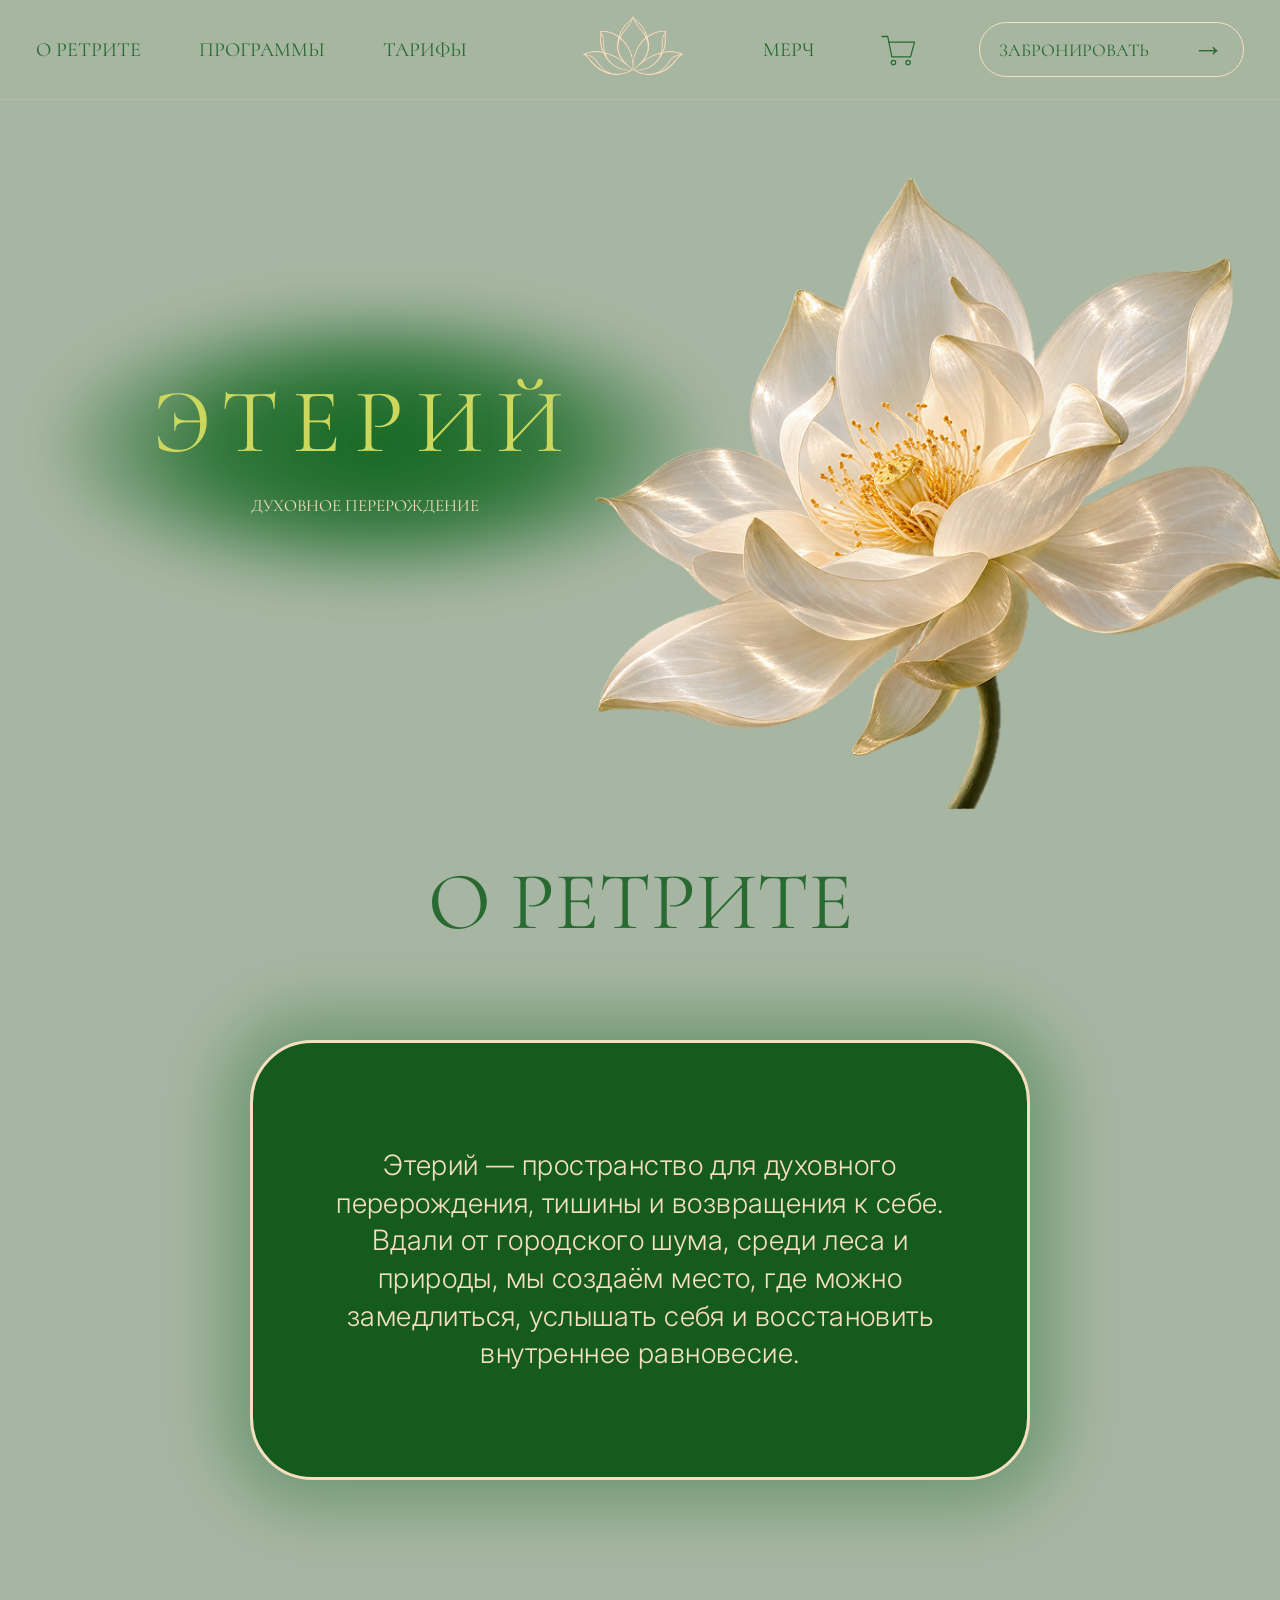
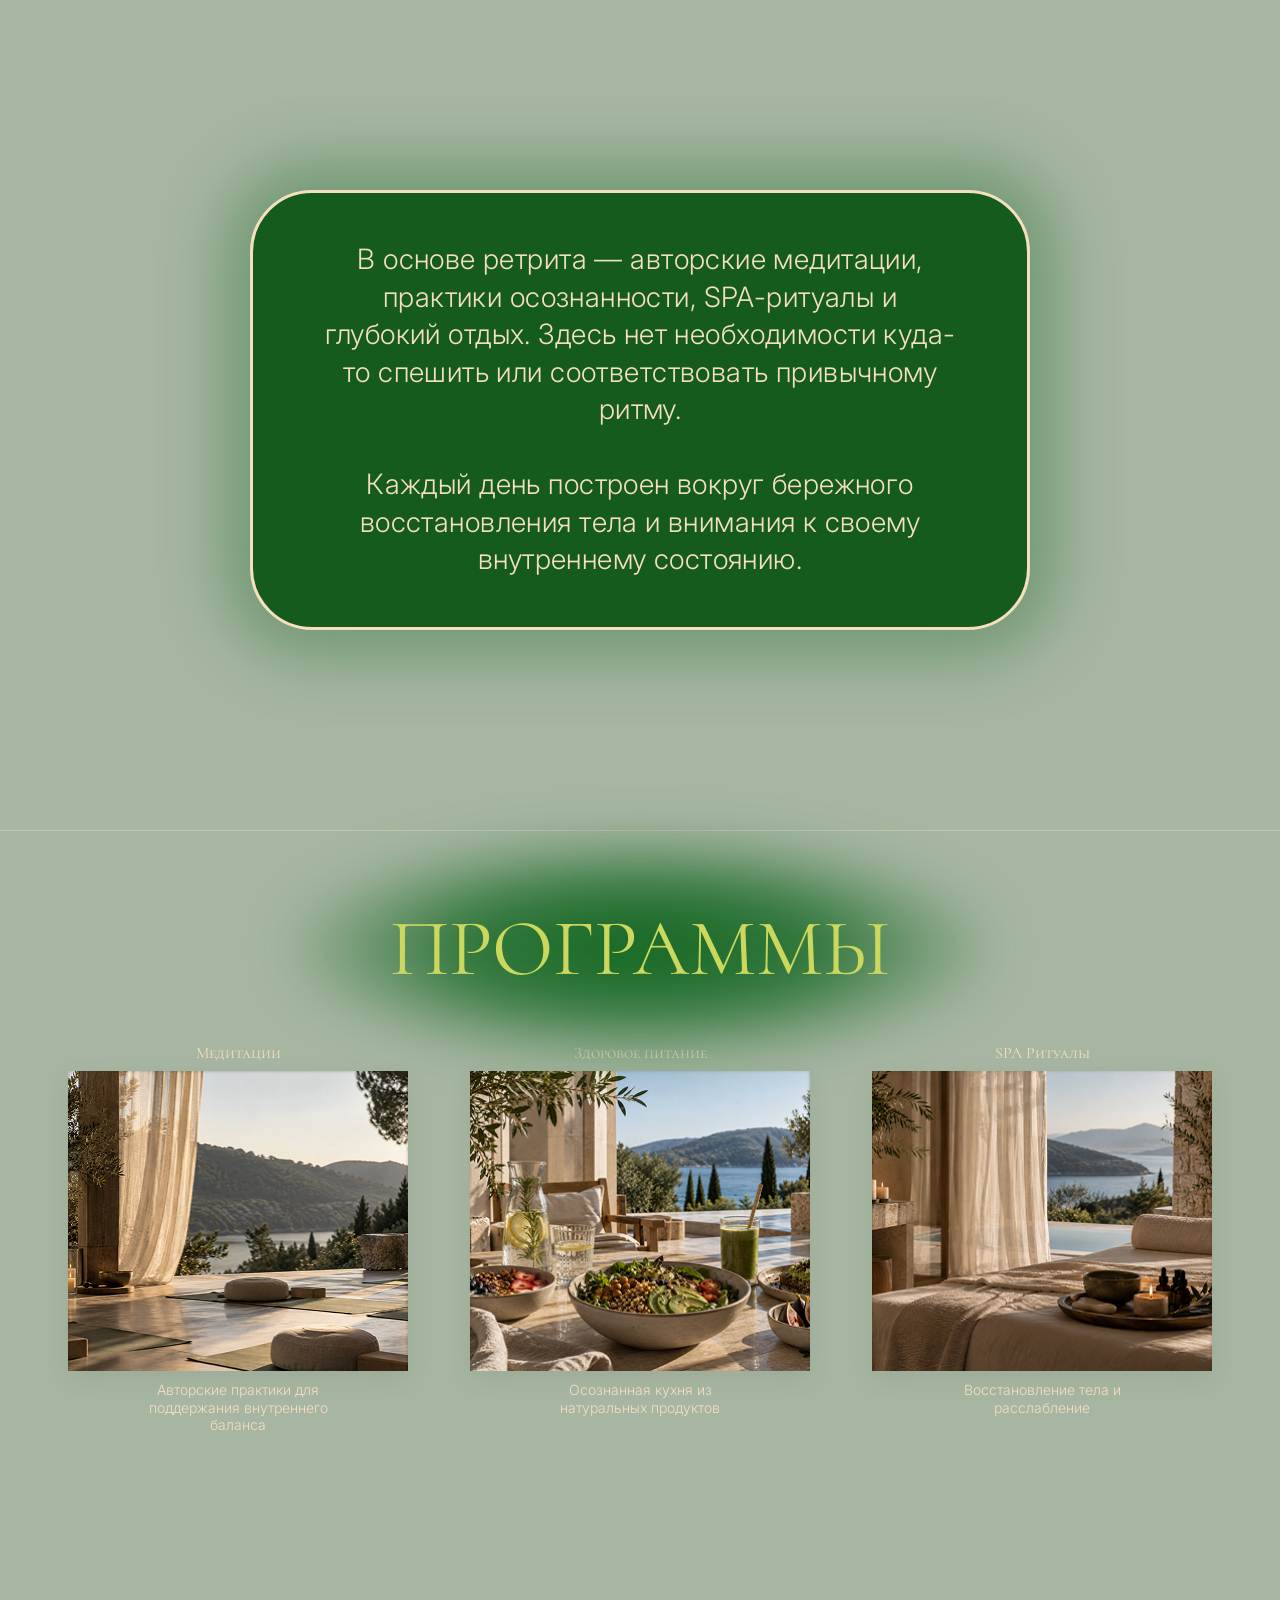
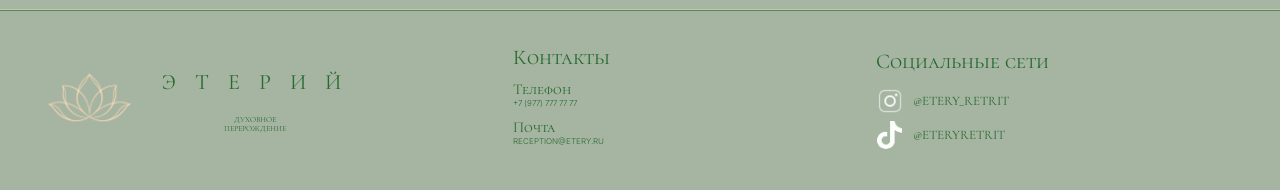
<file: index.html>
<!DOCTYPE html>
<html lang="ru">
<head>
    <meta charset="UTF-8">
    <meta name="viewport" content="width=device-width, initial-scale=1.0">
    <title>ЭТЕРИЙ</title>
    <link rel="stylesheet" href="style.css">
</head>
<body>

<header class="header">
    <nav class="nav nav-left">
        <a href="#about">О РЕТРИТЕ</a>
        <a href="#programs">ПРОГРАММЫ</a>
        <a href="tariffs.html">ТАРИФЫ</a>
    </nav>

    <a class="logo" href="index.html" aria-label="Этерий">
        <img src="images/logo.svg" alt="Этерий">
    </a>

    <nav class="nav nav-right">
        <a href="merch.html">МЕРЧ</a>

        <a class="cart-link" href="cart.html" aria-label="Открыть корзину">
            <svg class="cart-svg" viewBox="0 0 48 48" aria-hidden="true">
                <path d="M5 8h7l5 25h23l5-18H13"></path>
                <circle cx="19" cy="40" r="2.7"></circle>
                <circle cx="37" cy="40" r="2.7"></circle>
            </svg>
            <span id="cartCounter" class="cart-counter">0</span>
        </a>

        <a class="book" href="tariffs.html">
            ЗАБРОНИРОВАТЬ <span>→</span>
        </a>
    </nav>
</header>

<main>

    <section class="hero">
        <div class="glow hero-glow"></div>
        <div class="hero-copy">
            <h1>ЭТЕРИЙ</h1>
            <p>ДУХОВНОЕ ПЕРЕРОЖДЕНИЕ</p>
        </div>
        <img class="hero-flower" src="images/hero-flower.png" alt="Цветок">
    </section>

    <section id="about" class="about about-first">
        <h2>О РЕТРИТЕ</h2>
        <div class="glow-card">
            <p>
                Этерий — пространство для духовного<br>
                перерождения, тишины и возвращения к себе.<br>
                Вдали от городского шума, среди леса и<br>
                природы, мы создаём место, где можно<br>
                замедлиться, услышать себя и восстановить<br>
                внутреннее равновесие.
            </p>
        </div>
    </section>

    <section class="about about-second">
        <div class="glow-card">
            <p>
                В основе ретрита — авторские медитации,<br>
                практики осознанности, SPA-ритуалы и<br>
                глубокий отдых. Здесь нет необходимости куда-<br>
                то спешить или соответствовать привычному<br>
                ритму.<br><br>
                Каждый день построен вокруг бережного<br>
                восстановления тела и внимания к своему<br>
                внутреннему состоянию.
            </p>
        </div>
    </section>

    <!-- ПРОГРАММЫ — точно по твоему референсу -->
    <section id="programs" class="programs">
        <div class="program-title">
            <div class="glow"></div>
            <h2>ПРОГРАММЫ</h2>
        </div>

        <div class="program-grid">
            <article class="program-card">
                <p class="program-name">Медитации</p>
                <img src="images/meditation.jpg" alt="Медитации">
                <p class="program-description">
                    Авторские практики для<br>
                    поддержания внутреннего<br>
                    баланса
                </p>
            </article>

            <article class="program-card">
                <p class="program-name">Здоровое питание</p>
                <img src="images/food.jpg" alt="Здоровое питание">
                <p class="program-description">
                    Осознанная кухня из<br>
                    натуральных продуктов
                </p>
            </article>

            <article class="program-card">
                <p class="program-name">SPA Ритуалы</p>
                <img src="images/spa.jpg" alt="SPA Ритуалы">
                <p class="program-description">
                    Восстановление тела и<br>
                    расслабление
                </p>
            </article>
        </div>
    </section>

</main>

<footer class="footer">
    <div class="footer-brand">
        <img src="images/logo.svg" alt="Этерий">
        <div>
            <strong>Э Т Е Р И Й</strong>
            <small>ДУХОВНОЕ<br>ПЕРЕРОЖДЕНИЕ</small>
        </div>
    </div>

    <div class="footer-column">
        <h3>Контакты</h3>
        <b>Телефон</b>
        <small>+7 (977) 777 77 77</small>
        <b>Почта</b>
        <small>RECEPTION@ETERY.RU</small>
    </div>

    <div class="footer-column">
        <h3>Социальные сети</h3>
        <a class="social" href="#">
            <img src="images/instagram.png" alt="Instagram">
            <span>@ETERY_RETRIT</span>
        </a>
        <a class="social" href="#">
            <img src="images/tiktok.png" alt="TikTok">
            <span>@ETERYRETRIT</span>
        </a>
    </div>
</footer>

<script src="index.js"></script>
</body>
</html>
</file>
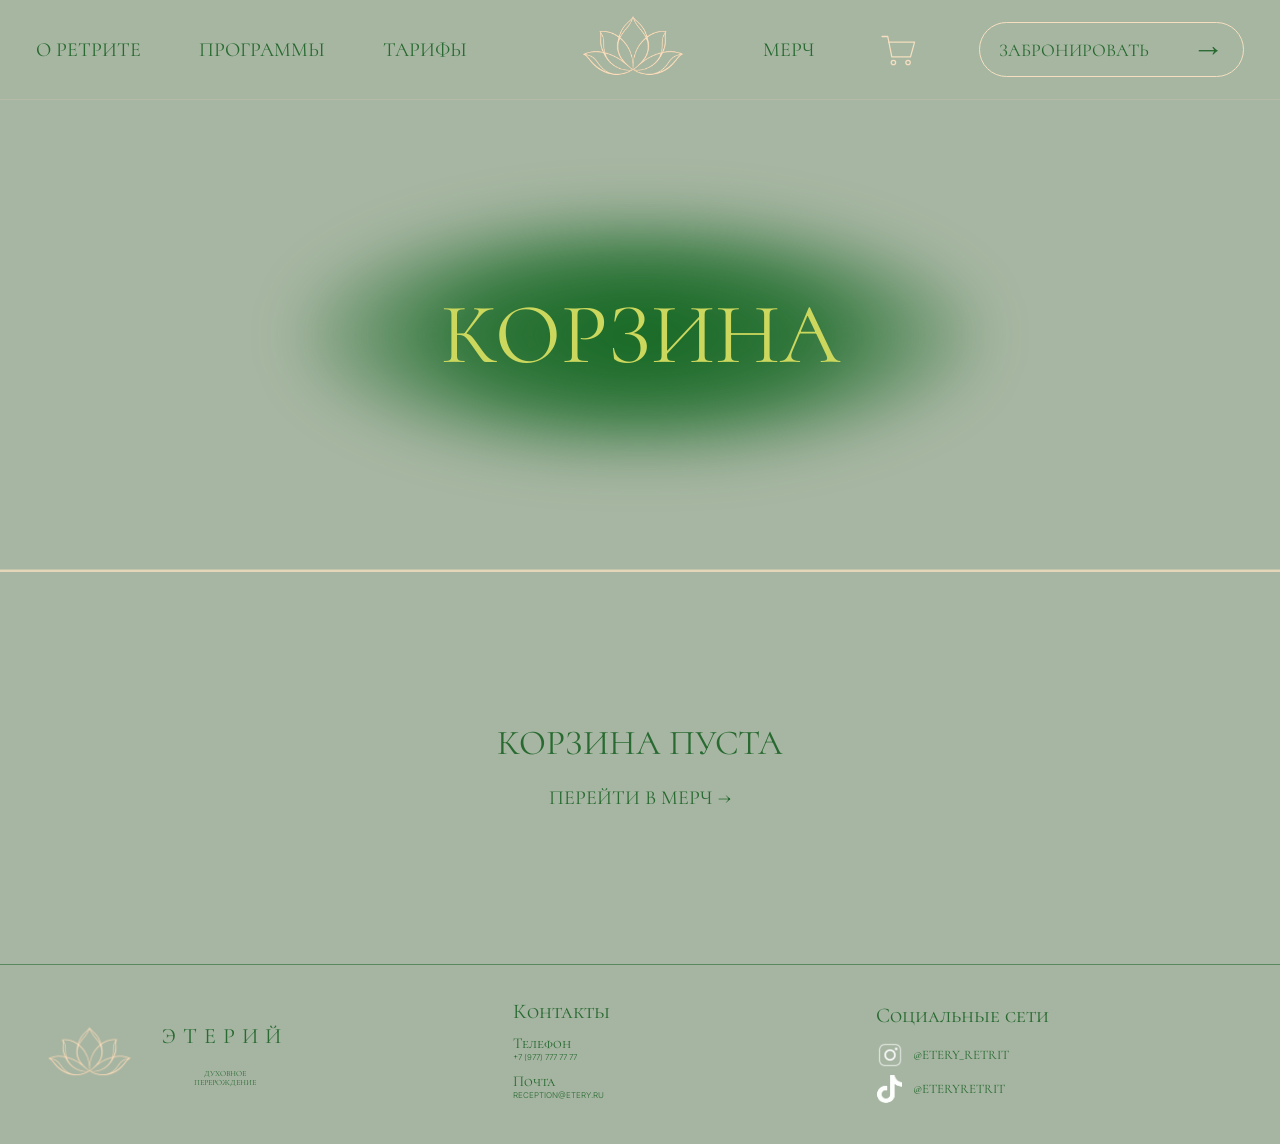
<file: cart.html>
<!DOCTYPE html>
<html lang="ru">
<head><meta charset="UTF-8"><meta name="viewport" content="width=device-width, initial-scale=1.0"><title>ЭТЕРИЙ — Корзина</title><link rel="stylesheet" href="style.css"></head>
<body>
<header class="header"><nav class="nav nav-left"><a href="index.html#about">О РЕТРИТЕ</a><a href="index.html#programs">ПРОГРАММЫ</a><a href="tariffs.html">ТАРИФЫ</a></nav><a class="logo" href="index.html"><img src="images/logo.svg" alt="Этерий"></a><nav class="nav nav-right"><a href="merch.html">МЕРЧ</a><a class="cart-link active" href="cart.html" aria-label="Открыть корзину"><svg class="cart-svg" viewBox="0 0 48 48"><path d="M5 8h7l5 25h23l5-18H13"/><circle cx="19" cy="40" r="2.7"/><circle cx="37" cy="40" r="2.7"/></svg><span id="cartCounter" class="cart-counter">0</span></a><a class="book" href="tariffs.html">ЗАБРОНИРОВАТЬ <span>→</span></a></nav></header>
<main><section class="cart-hero"><div class="glow"></div><h1>КОРЗИНА</h1></section><section id="cartItems" class="cart-items"></section><div id="empty" class="empty">КОРЗИНА ПУСТА<br><a href="merch.html">ПЕРЕЙТИ В МЕРЧ →</a></div><section id="cartBottom" class="cart-bottom"><div><span>ТОВАРОВ</span><strong id="cartCountTotal">0</strong></div><div><span>ИТОГО</span><strong id="cartTotalPrice">0 ₽</strong></div><a href="tariffs.html" class="cart-book">ЗАБРОНИРОВАТЬ →</a></section></main>
<footer class="footer"><div class="footer-brand"><img src="images/logo.svg" alt=""><div><strong>ЭТЕРИЙ</strong><small>ДУХОВНОЕ<br>ПЕРЕРОЖДЕНИЕ</small></div></div><div class="footer-column"><h3>Контакты</h3><b>Телефон</b><small>+7 (977) 777 77 77</small><b>Почта</b><small>RECEPTION@ETERY.RU</small></div><div class="footer-column"><h3>Социальные сети</h3><a class="social" href="#"><img src="images/instagram.png" alt="Instagram">@ETERY_RETRIT</a><a class="social" href="#"><img src="images/tiktok.png" alt="TikTok">@ETERYRETRIT</a></div></footer>
<script src="cart.js"></script></body></html>
</file>
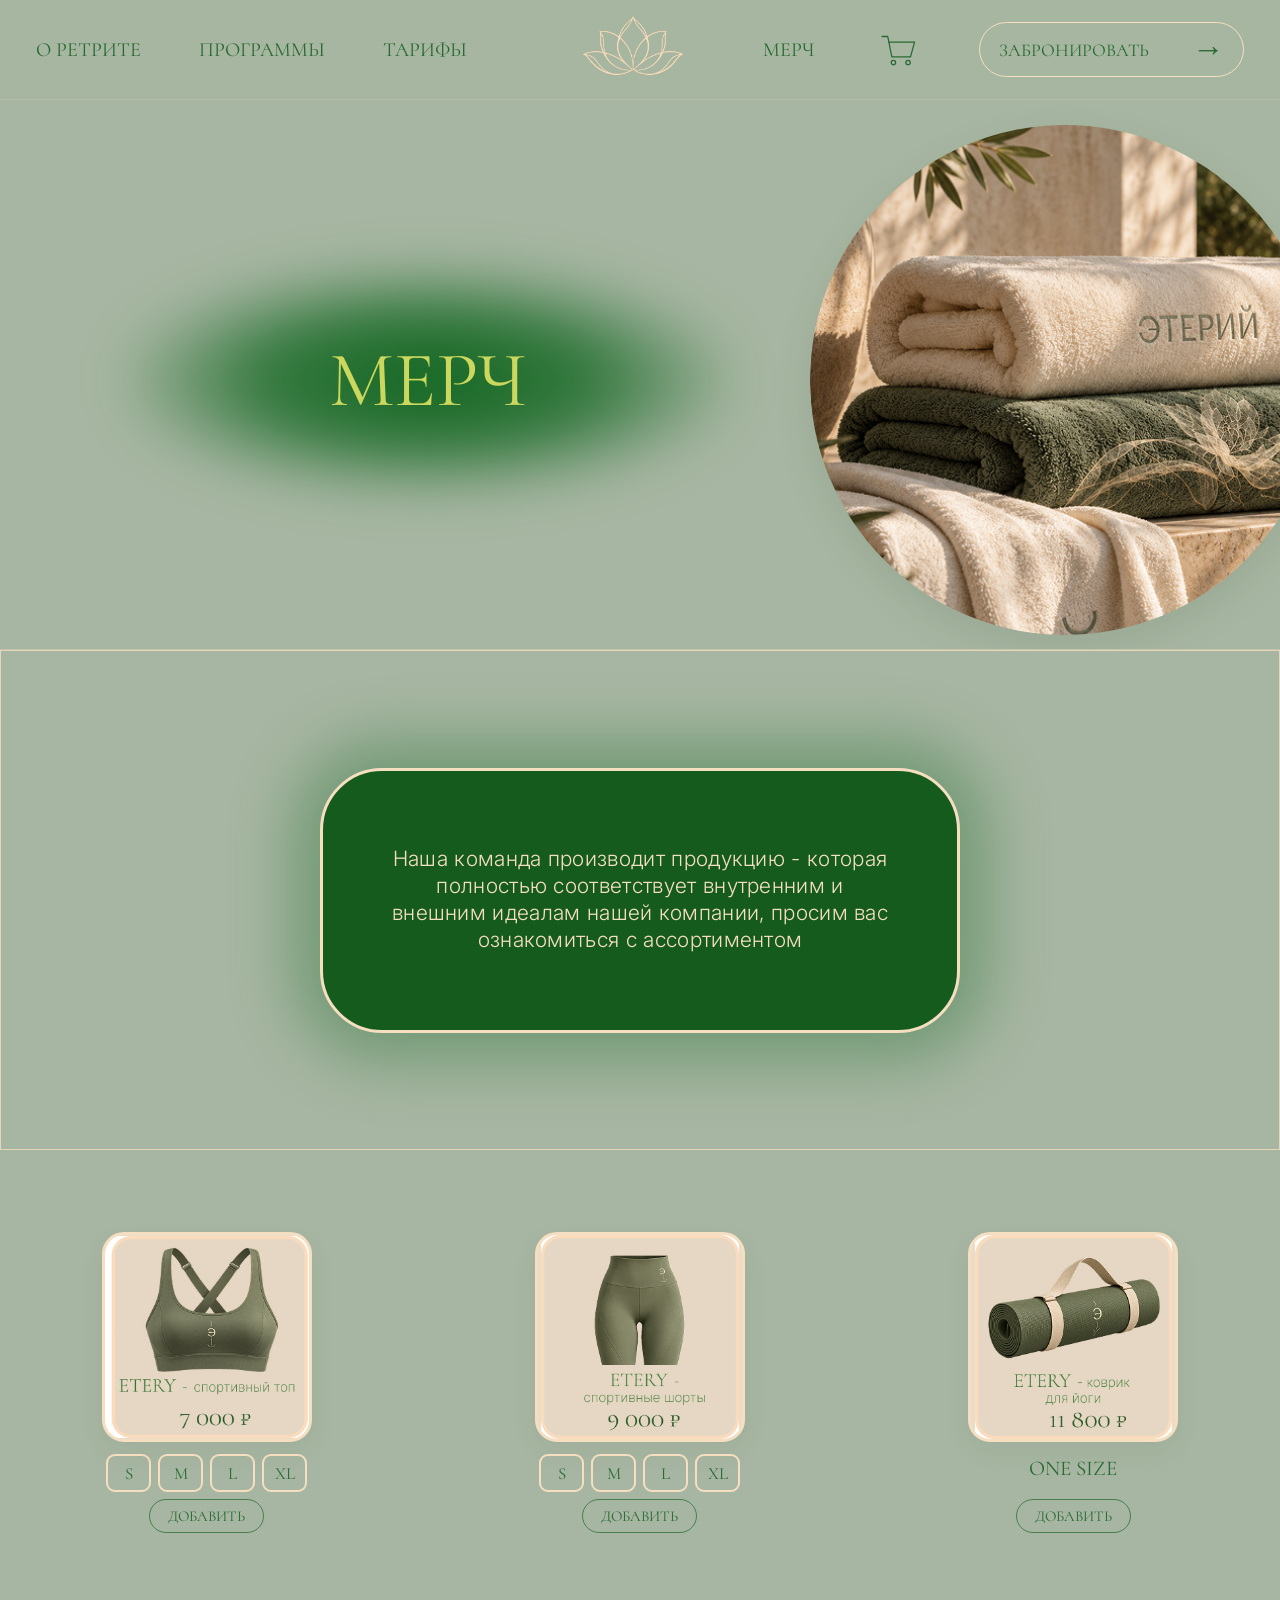
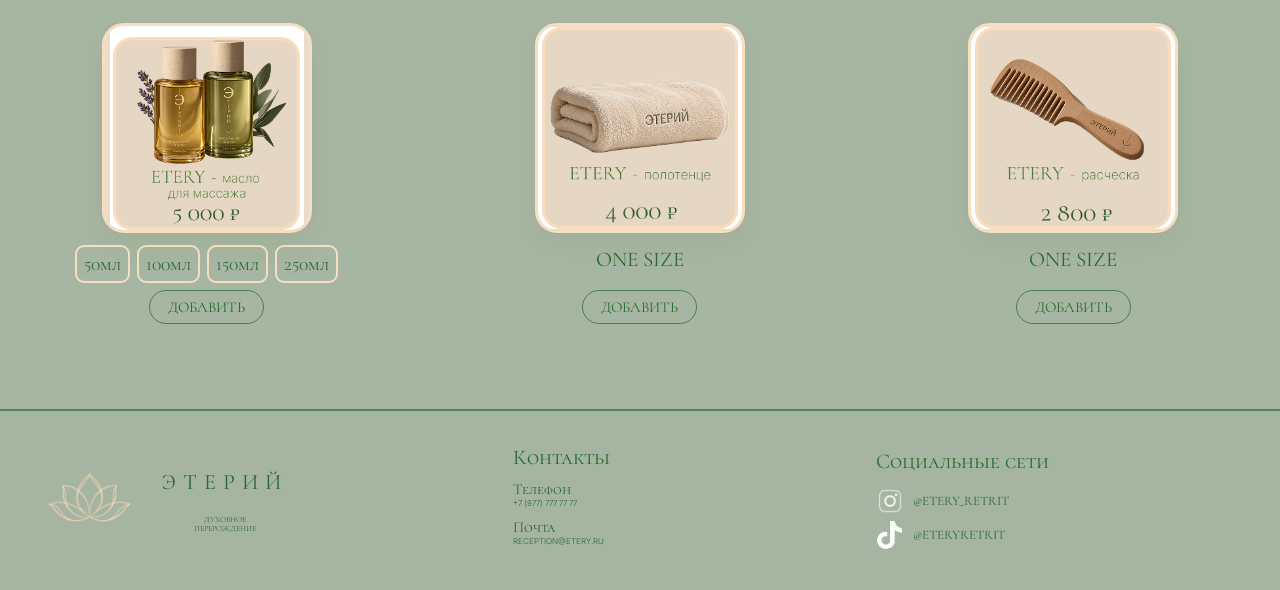
<file: merch.html>
<!DOCTYPE html>
<html lang="ru">
<head><meta charset="UTF-8"><meta name="viewport" content="width=device-width, initial-scale=1.0"><title>ЭТЕРИЙ — Мерч</title><link rel="stylesheet" href="style.css"></head>
<body>
<header class="header"><nav class="nav nav-left"><a href="index.html#about">О РЕТРИТЕ</a><a href="index.html#programs">ПРОГРАММЫ</a><a href="tariffs.html">ТАРИФЫ</a></nav><a class="logo" href="index.html"><img src="images/logo.svg" alt="Этерий"></a><nav class="nav nav-right"><a href="merch.html">МЕРЧ</a><a class="cart-link" href="cart.html" aria-label="Открыть корзину"><svg class="cart-svg" viewBox="0 0 48 48"><path d="M5 8h7l5 25h23l5-18H13"/><circle cx="19" cy="40" r="2.7"/><circle cx="37" cy="40" r="2.7"/></svg><span id="cartCounter" class="cart-counter">0</span></a><a class="book" href="tariffs.html">ЗАБРОНИРОВАТЬ <span>→</span></a></nav></header>
<main><section class="split-hero merch-hero"><div class="split-title"><div class="glow"></div><h1>МЕРЧ</h1></div><img class="circle-photo" src="images/merch-hero.jpg" alt="Мерч"></section>
<section class="merch-intro"><div class="glow-card"><p>Наша команда производит продукцию - которая<br>полностью соответствует внутренним и<br>внешним идеалам нашей компании, просим вас<br>ознакомиться с ассортиментом</p></div></section>
<section class="products">
<article class="product" data-index="0"><img src="images/merch-top.jpg" alt="ETERY — спортивный топ"><div class="options"><button type="button">S</button><button type="button">M</button><button type="button">L</button><button type="button">XL</button></div><button class="add" type="button" data-name="ETERY - спортивный топ" data-price="7000" data-image="images/merch-top.jpg">ДОБАВИТЬ</button></article>
<article class="product" data-index="1"><img src="images/merch-shorts.jpg" alt="ETERY — спортивные шорты"><div class="options"><button type="button">S</button><button type="button">M</button><button type="button">L</button><button type="button">XL</button></div><button class="add" type="button" data-name="ETERY - спортивные шорты" data-price="9000" data-image="images/merch-shorts.jpg">ДОБАВИТЬ</button></article>
<article class="product" data-index="2"><img src="images/merch-mat.jpg" alt="ETERY — коврик для йоги"><div class="one">ONE SIZE</div><button class="add" type="button" data-name="ETERY - коврик для йоги" data-price="11800" data-image="images/merch-mat.jpg">ДОБАВИТЬ</button></article>
<article class="product" data-index="3"><img src="images/merch-oil.jpg" alt="ETERY — масло для массажа"><div class="options"><button type="button">50мл</button><button type="button">100мл</button><button type="button">150мл</button><button type="button">250мл</button></div><button class="add" type="button" data-name="ETERY - масло для массажа" data-price="5000" data-image="images/merch-oil.jpg">ДОБАВИТЬ</button></article>
<article class="product" data-index="4"><img src="images/merch-towel.jpg" alt="ETERY — полотенце"><div class="one">ONE SIZE</div><button class="add" type="button" data-name="ETERY - полотенце" data-price="4000" data-image="images/merch-towel.jpg">ДОБАВИТЬ</button></article>
<article class="product" data-index="5"><img src="images/merch-comb.jpg" alt="ETERY — расческа"><div class="one">ONE SIZE</div><button class="add" type="button" data-name="ETERY - расческа" data-price="2800" data-image="images/merch-comb.jpg">ДОБАВИТЬ</button></article>
</section></main>
<footer class="footer"><div class="footer-brand"><img src="images/logo.svg" alt=""><div><strong>ЭТЕРИЙ</strong><small>ДУХОВНОЕ<br>ПЕРЕРОЖДЕНИЕ</small></div></div><div class="footer-column"><h3>Контакты</h3><b>Телефон</b><small>+7 (977) 777 77 77</small><b>Почта</b><small>RECEPTION@ETERY.RU</small></div><div class="footer-column"><h3>Социальные сети</h3><a class="social" href="#"><img src="images/instagram.png" alt="Instagram">@ETERY_RETRIT</a><a class="social" href="#"><img src="images/tiktok.png" alt="TikTok">@ETERYRETRIT</a></div></footer>
<script src="merch.js"></script></body></html>
</file>
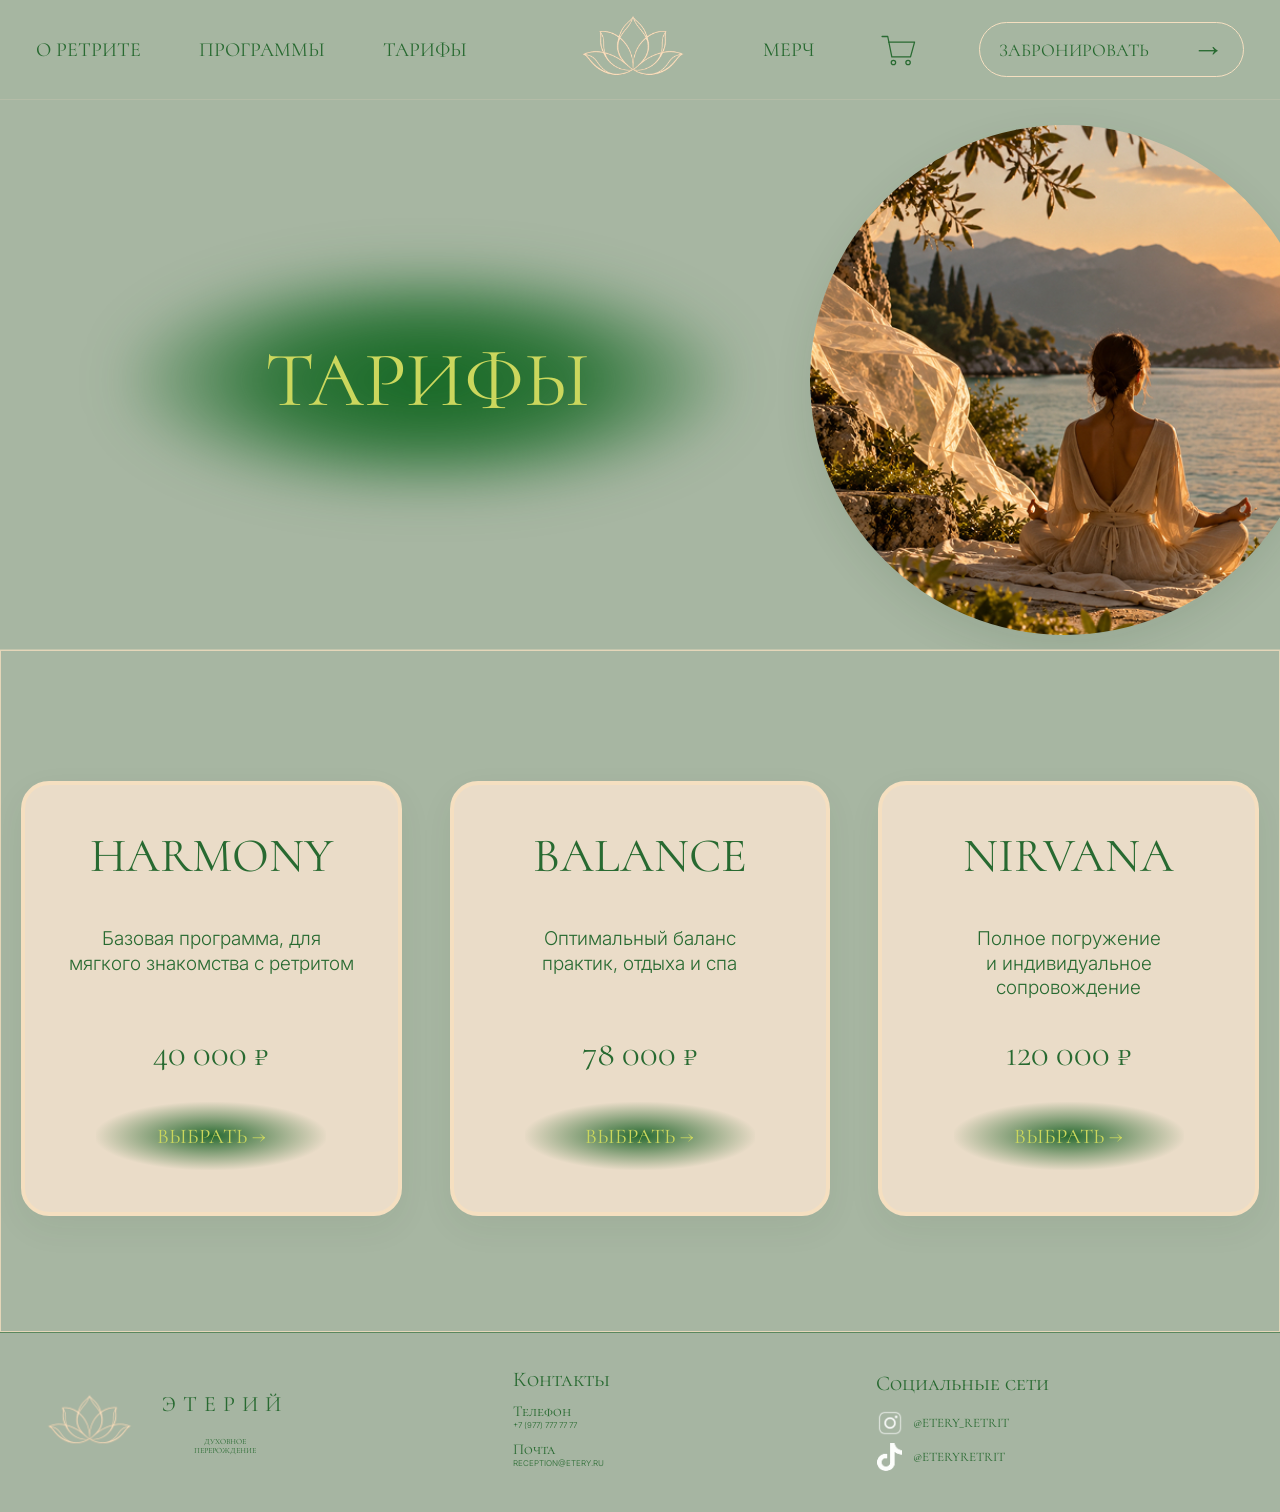
<file: tariffs.html>
<!DOCTYPE html>
<html lang="ru">
<head><meta charset="UTF-8"><meta name="viewport" content="width=device-width, initial-scale=1.0"><title>ЭТЕРИЙ — Тарифы</title><link rel="stylesheet" href="style.css"></head>
<body>
<header class="header"><nav class="nav nav-left"><a href="index.html#about">О РЕТРИТЕ</a><a href="index.html#programs">ПРОГРАММЫ</a><a href="tariffs.html">ТАРИФЫ</a></nav><a class="logo" href="index.html"><img src="images/logo.svg" alt="Этерий"></a><nav class="nav nav-right"><a href="merch.html">МЕРЧ</a><a class="cart-link" href="cart.html" aria-label="Открыть корзину"><svg class="cart-svg" viewBox="0 0 48 48"><path d="M5 8h7l5 25h23l5-18H13"/><circle cx="19" cy="40" r="2.7"/><circle cx="37" cy="40" r="2.7"/></svg><span id="cartCounter" class="cart-counter">0</span></a><a class="book" href="#tariffs">ЗАБРОНИРОВАТЬ <span>→</span></a></nav></header>
<main><section class="split-hero"><div class="split-title"><div class="glow"></div><h1>ТАРИФЫ</h1></div><img class="circle-photo" src="images/tariff-meditation.jpg" alt="Медитация"></section>
<section id="tariffs" class="tariff-grid"><article class="tariff"><h2>HARMONY</h2><p>Базовая программа, для<br>мягкого знакомства с ретритом</p><strong>40 000 ₽</strong><button type="button" data-name="Тариф HARMONY" data-price="40000">ВЫБРАТЬ <span>→</span></button></article><article class="tariff"><h2>BALANCE</h2><p>Оптимальный баланс<br>практик, отдыха и спа</p><strong>78 000 ₽</strong><button type="button" data-name="Тариф BALANCE" data-price="78000">ВЫБРАТЬ <span>→</span></button></article><article class="tariff"><h2>NIRVANA</h2><p>Полное погружение<br>и индивидуальное<br>сопровождение</p><strong>120 000 ₽</strong><button type="button" data-name="Тариф NIRVANA" data-price="120000">ВЫБРАТЬ <span>→</span></button></article></section></main>
<footer class="footer"><div class="footer-brand"><img src="images/logo.svg" alt=""><div><strong>ЭТЕРИЙ</strong><small>ДУХОВНОЕ<br>ПЕРЕРОЖДЕНИЕ</small></div></div><div class="footer-column"><h3>Контакты</h3><b>Телефон</b><small>+7 (977) 777 77 77</small><b>Почта</b><small>RECEPTION@ETERY.RU</small></div><div class="footer-column"><h3>Социальные сети</h3><a class="social" href="#"><img src="images/instagram.png" alt="Instagram">@ETERY_RETRIT</a><a class="social" href="#"><img src="images/tiktok.png" alt="TikTok">@ETERYRETRIT</a></div></footer>
<script src="tariffs.js"></script></body></html>
</file>
<file: style.css>
@import url('https://fonts.googleapis.com/css2?family=Cormorant+Unicase:wght@400&family=Inter:wght@300&display=swap');
:root{--sage:#a7b6a2;--green:#286a31;--deep:#145b1d;--lime:#cbd75d;--cream:#f5dfc0;--card:#eadcc8;--line:rgba(245,223,192,.72)}
*{box-sizing:border-box}html{scroll-behavior:smooth}body{margin:0;background:var(--sage);color:var(--green);font-family:Inter,Arial,sans-serif;font-weight:300;-webkit-font-smoothing:antialiased}a{color:inherit;text-decoration:none}button{font:inherit}img{display:block}.header{height:100px;padding:0 36px;display:grid;grid-template-columns:1fr 130px 1fr;align-items:center;background:rgba(167,182,162,.98);position:sticky;top:0;z-index:100;border-bottom:1px solid rgba(245,223,192,.16)}.nav{display:flex;align-items:center;gap:58px;font:400 20px 'Cormorant Unicase',Georgia,serif}.nav-right{justify-content:flex-end}.nav a{transition:opacity .2s,transform .2s}.nav a:hover{opacity:.65;transform:translateY(-1px)}.logo{width:116px;height:82px;display:grid;place-items:center}.logo img{width:100%;height:100%;object-fit:contain}.cart-link{position:relative;width:48px;height:48px;display:grid;place-items:center;cursor:pointer}.cart-svg{width:39px;height:39px;fill:none;stroke:var(--green);stroke-width:1.55;stroke-linecap:round;stroke-linejoin:round}.cart-link:hover .cart-svg{stroke:var(--cream)}.cart-counter{position:absolute;top:-1px;right:-2px;display:none;align-items:center;justify-content:center;width:18px;height:18px;border-radius:50%;background:var(--lime);color:var(--green);font:11px Arial}.cart-counter.visible{display:flex}.cart-link.active .cart-svg{stroke:var(--cream)}.book{width:265px;height:55px;padding:0 19px;display:flex;align-items:center;justify-content:space-between;border:1.5px solid var(--cream);border-radius:30px;font:400 18px 'Cormorant Unicase',Georgia,serif;transition:.25s}.book:hover{background:rgba(245,223,192,.12);box-shadow:0 0 26px rgba(245,223,192,.1)}.book span{font:32px Arial}
.hero{height:710px;position:relative;overflow:hidden}.glow{position:absolute;background:radial-gradient(ellipse,rgba(16,101,31,.98) 0%,rgba(16,101,31,.78) 37%,rgba(16,101,31,0) 74%);filter:blur(24px);pointer-events:none}.hero-glow{width:650px;height:280px;left:55px;top:205px}.hero-copy{position:absolute;z-index:2;left:12%;top:48%;transform:translateY(-50%);text-align:center}.hero h1,.split-title h1,.cart-hero h1,.program-title h2{margin:0;font:400 82px 'Cormorant Unicase',Georgia,serif;color:var(--lime)}.hero h1{font-size:91px;letter-spacing:.14em;text-shadow:0 0 22px rgba(203,215,93,.08)}.hero-copy p{margin:18px 0 0;color:var(--cream);font:400 17px 'Cormorant Unicase',Georgia,serif}.hero-flower{position:absolute;right:-5px;bottom:0;width:54%;height:91%;object-fit:contain;object-position:right bottom}
.about{min-height:810px;display:flex;flex-direction:column;align-items:center;justify-content:center;position:relative;overflow:hidden}.about-first{justify-content:flex-start;padding-top:42px}.about h2{margin:0 0 88px;font:400 82px 'Cormorant Unicase',Georgia,serif}.glow-card{width:780px;min-height:440px;padding:48px 55px;display:grid;place-items:center;text-align:center;background:var(--deep);border:3px solid var(--cream);border-radius:62px;box-shadow:0 0 60px 28px rgba(16,101,31,.34)}.glow-card p{margin:0;color:var(--cream);font-size:28px;line-height:1.34;letter-spacing:.015em}.about-second{padding-bottom:30px}
.programs{min-height:780px;padding:22px 68px 20px;background:var(--sage);border-top:1px solid rgba(245,223,192,.35);border-bottom:1px solid rgba(245,223,192,.35)}
.program-title{height:190px;position:relative;display:grid;place-items:center}.program-title .glow{width:700px;height:225px;left:50%;top:50%;transform:translate(-50%,-50%)}.program-title h2{position:relative;z-index:1;font-size:80px}.program-grid{display:grid;grid-template-columns:repeat(3,340px);justify-content:space-between;gap:35px}.program-card{text-align:center}.program-name{height:28px;margin:0;color:var(--cream);font:400 16px 'Cormorant Unicase',Georgia,serif}.program-card img{width:340px;height:300px;object-fit:cover;box-shadow:0 8px 24px rgba(27,53,30,.08)}.program-description{margin:10px 0 0;color:var(--cream);font:300 14px/1.25 Inter,Arial,sans-serif}
.split-hero{height:550px;padding:10px 0 0 45px;display:grid;grid-template-columns:1fr 470px;align-items:center;overflow:hidden;border-bottom:1px solid rgba(245,223,192,.35)}.split-title{height:300px;position:relative;display:grid;place-items:center}.split-title .glow{width:610px;height:230px}.split-title h1{position:relative;z-index:1;font-size:78px}.circle-photo{width:510px;height:510px;border-radius:50%;object-fit:cover;box-shadow:0 14px 38px rgba(25,55,28,.1)}
.tariff-grid{border:1px solid rgba(245,223,192,.8);padding:130px 20px 115px;display:grid;grid-template-columns:repeat(3,1fr);gap:48px}.tariff{height:435px;padding:42px 25px;border:4px solid var(--cream);border-radius:28px;background:var(--card);text-align:center;display:flex;flex-direction:column;align-items:center;box-shadow:0 12px 35px rgba(35,62,38,.06);transition:.25s}.tariff:hover{transform:translateY(-4px);box-shadow:0 18px 44px rgba(35,62,38,.11)}.tariff h2{margin:0;font:400 48px 'Cormorant Unicase',Georgia,serif}.tariff p{margin-top:42px;font-size:19px;line-height:1.3}.tariff strong{margin-top:auto;font:400 32px 'Cormorant Unicase',Georgia,serif}.tariff button{position:relative;z-index:5;width:230px;height:68px;margin-top:28px;border:0;background:radial-gradient(ellipse,var(--green),rgba(35,108,45,0) 72%);color:var(--lime);cursor:pointer;font:400 21px 'Cormorant Unicase',Georgia,serif;transition:.2s}.tariff button:hover{transform:translateY(-2px);filter:brightness(1.05)}.tariff button.added{filter:none}
.merch-intro{height:500px;display:grid;place-items:center;border:1px solid rgba(245,223,192,.8)}.merch-intro .glow-card{width:640px;min-height:265px}.merch-intro .glow-card p{font-size:21px;line-height:1.28}.products{padding:82px 45px 85px;display:grid;grid-template-columns:repeat(3,1fr);gap:90px 110px;border-bottom:1px solid rgba(37,95,45,.65)}.product{text-align:center}.product>img{width:210px;height:210px;margin:0 auto;object-fit:contain;background:var(--card);border:3px solid var(--cream);border-radius:22px;box-shadow:0 10px 28px rgba(35,62,38,.06);transition:.25s}.product:hover>img{transform:translateY(-3px);box-shadow:0 15px 34px rgba(35,62,38,.1)}.options{display:flex;justify-content:center;gap:7px;margin-top:12px}.options button{min-width:45px;height:38px;padding:0 7px;border:2px solid var(--cream);border-radius:9px;background:transparent;color:var(--green);cursor:pointer;font:400 17px 'Cormorant Unicase',Georgia,serif;transition:.2s}.options button:hover,.options button.chosen{background:rgba(245,223,192,.25);box-shadow:0 0 0 1px rgba(37,95,45,.12) inset}.one{height:50px;padding-top:14px;color:var(--green);font:400 21px 'Cormorant Unicase',Georgia,serif}.add{margin-top:7px;padding:7px 18px;border:1px solid rgba(40,106,49,.72);border-radius:20px;background:transparent;color:var(--green);cursor:pointer;font:400 15px 'Cormorant Unicase',Georgia,serif;transition:.2s}.add:hover{background:rgba(245,223,192,.18);transform:translateY(-2px)}.add.added{background:rgba(245,223,192,.25)}
.cart-hero{height:470px;position:relative;display:grid;place-items:center;border-bottom:1px solid rgba(245,223,192,.35);overflow:hidden}.cart-hero .glow{width:690px;height:260px}.cart-hero h1{position:relative;z-index:1;font-size:86px}.cart-items{border:1px solid rgba(245,223,192,.8);background:rgba(167,182,162,.16)}.cart-row{position:relative;min-height:285px;padding:25px 70px;display:grid;grid-template-columns:210px 1fr 160px 180px 180px 40px;gap:24px;align-items:center;border-bottom:1px solid rgba(245,223,192,.78);font:400 28px 'Cormorant Unicase',Georgia,serif}.cart-thumb{width:210px;height:210px;display:grid;place-items:center;background:var(--card);border:3px solid var(--cream);border-radius:23px;overflow:hidden}.cart-thumb img{width:100%;height:100%;object-fit:contain}.cart-name{font-size:23px}.cart-price,.cart-total{white-space:nowrap}.qty{display:flex;align-items:center;justify-content:center;gap:14px}.qty button,.remove{position:relative;z-index:10;border:0;background:transparent;color:var(--green);cursor:pointer}.qty button{width:34px;height:34px;border:1px solid rgba(40,106,49,.38);border-radius:50%;font-size:25px;line-height:1}.remove{font-size:28px}.qty button:hover,.remove:hover{color:var(--cream)}.empty{padding:150px 20px;text-align:center;font:400 35px 'Cormorant Unicase',Georgia,serif}.empty a{display:inline-block;margin-top:22px;font-size:20px}.cart-bottom{display:none;max-width:760px;margin:55px 70px 85px auto;flex-direction:column;gap:0;font:400 25px 'Cormorant Unicase',Georgia,serif}.cart-bottom>div{display:flex;justify-content:space-between;padding:18px 0;border-bottom:1px solid rgba(245,223,192,.8)}.cart-bottom strong{font-weight:400}.cart-book{margin-top:30px;height:58px;display:grid;place-items:center;border:1px solid var(--cream);border-radius:30px;font-size:19px}
.footer{min-height:180px;padding:25px 42px;display:grid;grid-template-columns:1.3fr 1fr 1fr;align-items:center;background:rgba(167,182,162,.72);border-top:1px solid rgba(40,106,49,.6)}.footer-brand{display:flex;gap:25px;align-items:center}.footer-brand>img{width:95px;height:70px;object-fit:contain}.footer-brand>div{display:flex;flex-direction:column;align-items:center}.footer-brand strong{font:400 22px 'Cormorant Unicase',Georgia,serif;letter-spacing:7px}.footer-brand small{margin-top:20px;text-align:center;font:400 8px 'Cormorant Unicase',Georgia,serif}.footer-column{display:flex;flex-direction:column;align-items:flex-start}.footer h3{margin:0 0 10px;font:400 21px 'Cormorant Unicase',Georgia,serif}.footer b{font:400 15px 'Cormorant Unicase',Georgia,serif}.footer-column>small{font-size:8px;margin-bottom:10px}.social{display:flex;align-items:center;gap:9px;margin:3px 0;font:400 13px 'Cormorant Unicase',Georgia,serif}.social img{width:28px;height:28px;object-fit:contain}
@media(max-width:1100px){.nav{gap:24px;font-size:16px}.book{width:210px}.program-grid{grid-template-columns:repeat(3,1fr)}.program-grid img{width:100%;height:auto}.cart-row{grid-template-columns:160px 1fr 130px 140px 150px 30px;padding:25px 30px}.cart-thumb{width:160px;height:160px}}
@media(max-width:760px){.header{height:auto;min-height:115px;padding:10px;grid-template-columns:1fr 70px 1fr}.nav{gap:10px;font-size:12px;flex-wrap:wrap}.book{width:160px;height:42px;font-size:12px}.hero{height:650px}.hero-copy{left:50%;width:100%;transform:translate(-50%,-50%)}.hero h1{font-size:58px}.hero-flower{width:82%;height:58%;right:-12%}.about{min-height:650px;padding:50px 15px}.about h2{font-size:52px;margin-bottom:55px}.glow-card{width:100%;min-height:350px;padding:28px 18px;border-radius:40px}.glow-card p{font-size:19px}.programs{padding:45px 15px}.program-title{height:180px}.program-title h2{font-size:52px}.program-grid{grid-template-columns:1fr;gap:35px}.program-card img{width:100%;height:auto}.program-name{height:auto;margin-bottom:10px}.split-hero{height:auto;min-height:620px;padding:40px 15px;display:flex;flex-direction:column;justify-content:center;gap:35px}.split-title{width:100%;height:220px}.split-title h1{font-size:58px}.circle-photo{width:300px;height:300px}.tariff-grid,.products{grid-template-columns:1fr;padding:70px 15px;gap:55px}.merch-intro{height:420px;padding:20px}.merch-intro .glow-card{width:100%}.cart-hero{height:380px}.cart-hero h1{font-size:58px}.cart-row{grid-template-columns:100px 1fr;gap:12px;padding:20px}.cart-thumb{width:100px;height:120px}.cart-price,.qty,.cart-total,.remove{grid-column:2}.footer{grid-template-columns:1fr;gap:28px;padding:35px 20px}}

.cart-row--tariff {
    grid-template-columns: 1fr 160px 180px 180px 40px;
}

.cart-name--tariff {
    font-size: 34px;
    letter-spacing: .02em;
}

@media(max-width:1100px){
    .cart-row--tariff {
        grid-template-columns: 1fr 130px 140px 150px 30px;
    }
}

@media(max-width:760px){
    .cart-row--tariff {
        grid-template-columns: 1fr 1fr;
    }
    .cart-row--tariff .cart-name--tariff {
        grid-column: 1 / -1;
    }
}

.header,
.nav,
.nav a,
.logo,
.cart-link,
.book {
    pointer-events: auto;
}

.nav a,
.logo,
.cart-link,
.book {
    position: relative;
    z-index: 20;
}

#programs {
    scroll-margin-top: 100px;
}
</file>
